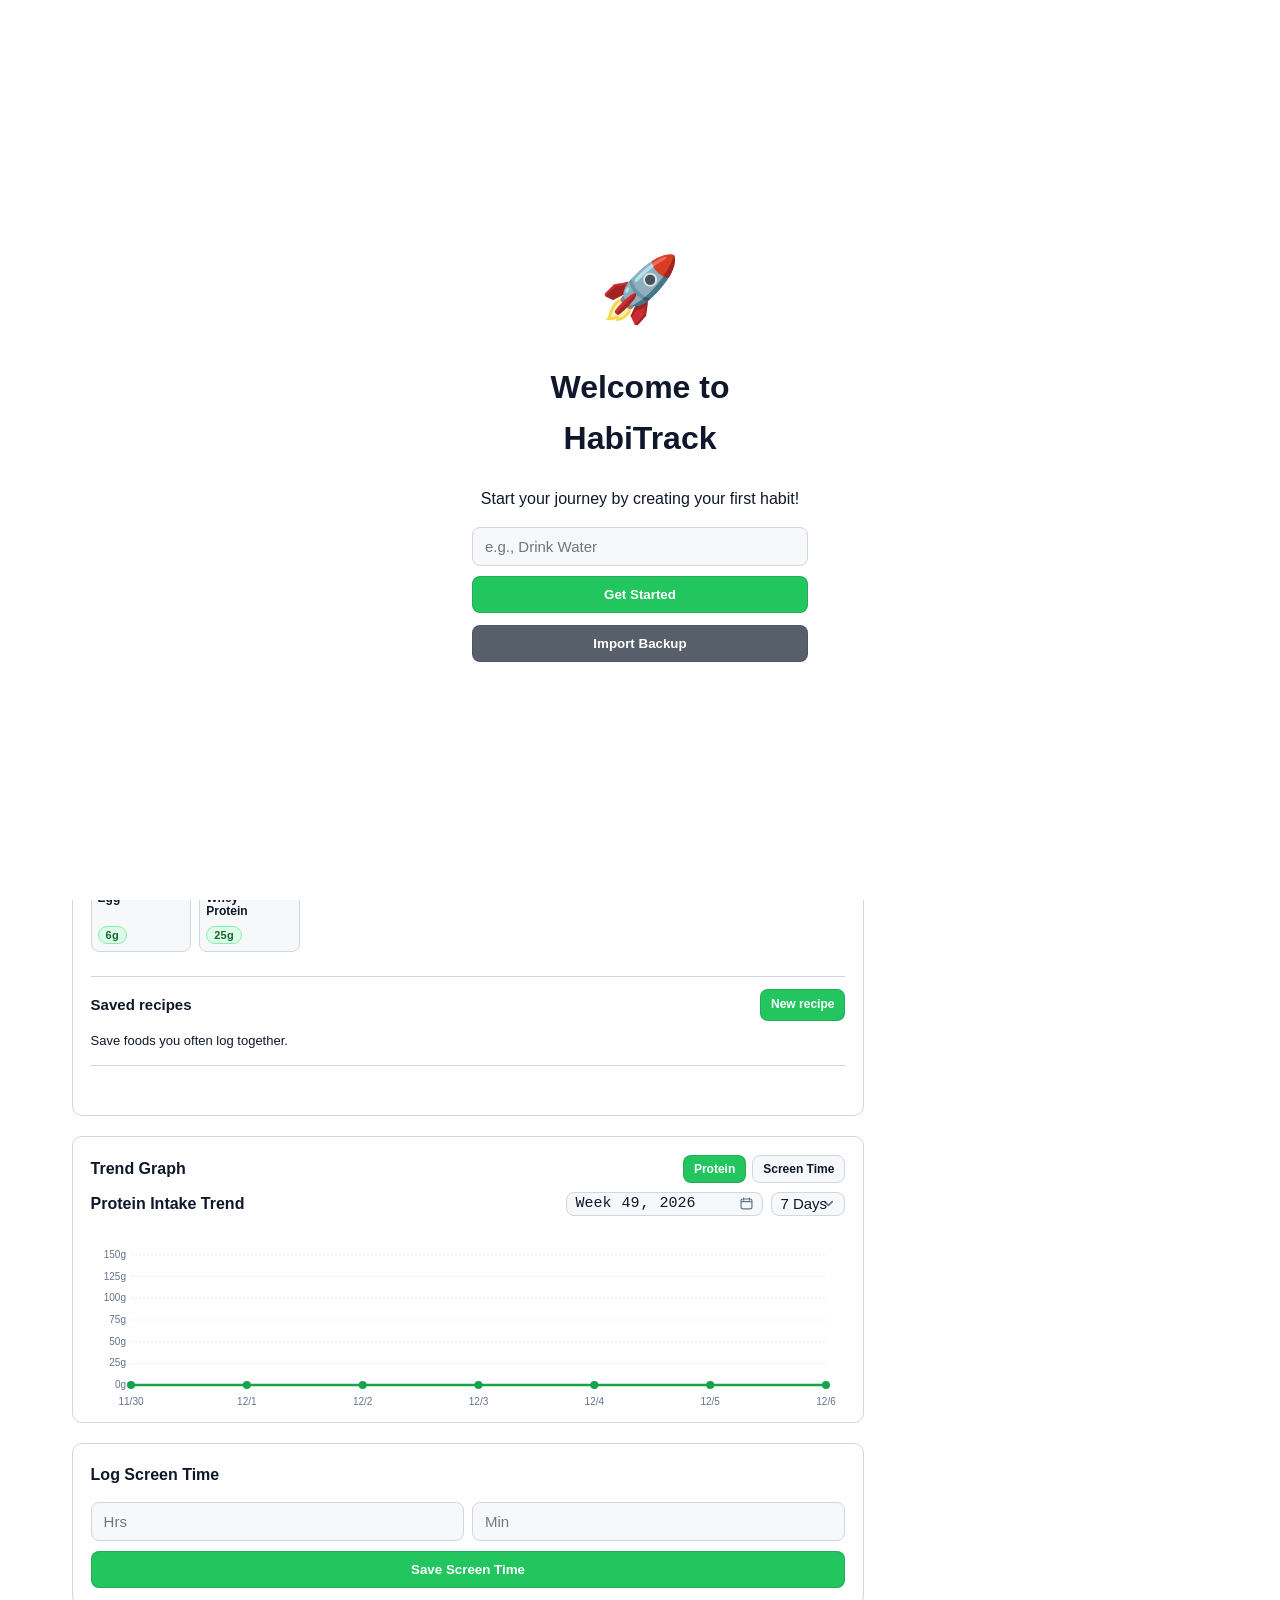
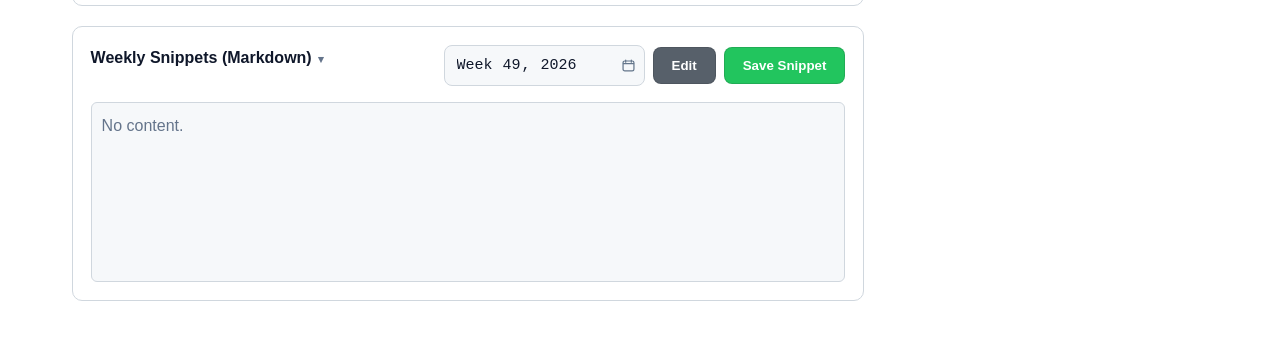
<file: docs/index.html>
<!DOCTYPE html>
<html lang="en">
<head>
    <meta charset="UTF-8">
    <meta name="viewport" content="width=device-width, initial-scale=1, maximum-scale=1, viewport-fit=cover">
    <link rel="manifest" href="manifest.json">
    <meta name="theme-color" content="#0b1220">
    <title>Habit Dashboard PWA</title>
    <link rel="stylesheet" href="style.css?v=10">
    <link rel="apple-touch-icon" href="icon-192.png">
</head>
<body>
<div id="splash-screen" class="splash-overlay hidden">
        <div class="splash-content">
            <div class="splash-icon">&#x1F680;</div>
            <h1>Welcome to HabiTrack</h1>
            <p>Start your journey by creating your first habit!</p>
            <div class="splash-action">
                <input type="text" id="splash-habit-name" placeholder="e.g., Drink Water">
                <button id="splash-create-btn" class="btn-primary">Get Started</button>
            </div>
            <div class="splash-import">
                <input type="file" id="splash-import-file" accept="application/json">
                <button id="splash-import-btn" class="btn-primary" style="background-color: #57606a;">Import Backup</button>
            </div>
        </div>
    </div>

<div class="app-container">
    <section class="insights-container">
        <div class="header-actions-row">
            <div class="summary-title-wrap">
                <button id="performance-range-toggle" class="summary-title-btn" type="button">
                    <span id="performance-title">Weekly</span> Summary
                    <span class="summary-caret">▾</span>
                </button>
                <div id="performance-range-menu" class="summary-menu hidden">
                    <button type="button" class="summary-menu-item" data-range="weekly">Weekly</button>
                    <button type="button" class="summary-menu-item" data-range="last30">Last 30 Days</button>
                    <button type="button" class="summary-menu-item" data-range="calendar">Calendar Month</button>
                    <button type="button" class="summary-menu-item" data-range="yearly">Yearly</button>
                </div>
            </div>
            <div class="header-actions">
                <div id="habit-create-panel" class="header-actions">
                    <input type="text" id="new-habit-name" placeholder="New habit name...">
                    <button type="button" id="create-habit" class="btn-primary">Create Habit</button>
                </div>
                <div class="header-icon-row">
                    <button id="habit-create-toggle" class="icon-toggle" type="button" aria-label="New habit">
                        &#x2795;
                    </button>
                    <button id="theme-toggle" title="Toggle Light/Dark Mode">
                        <span class="sun-icon">&#x2600;&#xFE0F;</span>
                        <span class="moon-icon">&#x1F319;</span>
                    </button>
                    <div class="daily-date-inline">
                        <span id="daily-date-display" class="daily-date-display"></span>
                        <input type="date" id="date" class="daily-date-input">
                    </div>
                    <button id="jump-to-today" class="quick-today-btn" type="button">Today</button>
                </div>
            </div>
        </div>
        <div id="habit-success-rates" class="insights-grid"></div>
    </section>

    <nav class="mobile-tabs" aria-label="Dashboard Sections">
        <button type="button" class="mobile-tab-btn active" data-tab="today">Today</button>
        <button type="button" class="mobile-tab-btn" data-tab="trends">Trends</button>
        <button type="button" class="mobile-tab-btn" data-tab="notes">Notes</button>
        <button type="button" class="mobile-tab-btn" data-tab="data">Data</button>
    </nav>

    <div class="dashboard-grid">
        <div class="left-column">
            <section class="card mobile-tab-section" data-tab-panel="trends">
                <div class="header-actions-row" style="margin-bottom: 0.5rem;">
                    <h2 class="section-title" style="margin:0;">Habit Mastery</h2>
                    <div class="header-actions">
                        <select id="habit-range" class="search-bar" style="width: auto; padding: 2px 8px; height: 24px;">
                            <option value="year">Current Year</option>
                            <option value="last365" selected>Last 365 Days</option>
                            <option value="month">Current Month</option>
                            <option value="week">Current Week</option>
                        </select>
                        <select id="habit-order" class="search-bar" style="width: auto; padding: 2px 8px; height: 24px;">
                            <option value="asc" selected>Oldest → Newest</option>
                            <option value="desc">Newest → Oldest</option>
                        </select>
                    </div>
                </div>
                <nav id="habit-navigation" class="habit-nav"></nav>
                <div id="hidden-habits" class="hidden-habits hidden"></div>
                <div id="habit-grid-container" class="grid-wrapper"></div>
            </section>

            <section class="card mobile-tab-section" data-tab-panel="trends">
                <div class="header-actions-row" style="margin-bottom: 0.5rem;">
                    <h2 class="section-title" style="margin:0;">Protein Activity</h2>
                    <div class="header-actions">
                        <select id="protein-range" class="search-bar" style="width: auto; padding: 2px 8px; height: 24px;">
                            <option value="year">Current Year</option>
                            <option value="last365" selected>Last 365 Days</option>
                            <option value="month">Current Month</option>
                            <option value="week">Current Week</option>
                        </select>
                        <select id="protein-order" class="search-bar" style="width: auto; padding: 2px 8px; height: 24px;">
                            <option value="asc" selected>Oldest → Newest</option>
                            <option value="desc">Newest → Oldest</option>
                        </select>
                    </div>
                </div>
                <div id="graph" class="grid-display"></div>
                <div id="protein-day-readout" class="protein-day-readout">Selected: none</div>
            </section>

            <section class="card protein-card mobile-tab-section" data-tab-panel="today">
                <h2 class="section-title">Protein Intake</h2>
                <div class="protein-status-block">
                    <div class="protein-header">
                        <span class="current-total"><span id="protein-total-amount">0g</span></span>
                        <span class="goal-text">/ 150g goal</span>
                    </div>
                    <div class="protein-meter">
                        <svg class="protein-ring" width="140" height="140" viewBox="0 0 140 140" aria-hidden="true">
                            <defs>
                                <linearGradient id="protein-ring-gradient" x1="0" y1="0" x2="140" y2="140">
                                    <stop offset="0%" stop-color="#22c55e"></stop>
                                    <stop offset="50%" stop-color="#38bdf8"></stop>
                                    <stop offset="100%" stop-color="#a855f7"></stop>
                                </linearGradient>
                            </defs>
                            <circle class="protein-ring-bg" cx="70" cy="70" r="56"></circle>
                            <circle id="protein-ring-progress" class="protein-ring-fg" cx="70" cy="70" r="56"></circle>
                        </svg>
                        <div class="protein-meter-center">
                            <div id="protein-meter-percent" class="protein-meter-percent">0%</div>
                            <div class="protein-meter-label">Goal</div>
                        </div>
                    </div>
                </div>
                <div class="section-divider"></div>
                <div class="food-controls">
                    <input type="text" id="food-search" placeholder="Search/Add food..." class="search-bar">
                    <div id="add-food-form" class="hidden">
                        <input type="number" id="new-food-protein" placeholder="Grams" style="width: 90px;">
                        <button id="save-new-food" class="btn-primary">Add</button>
                    </div>
                </div>
                <div id="food-gallery" class="food-grid"></div>
                <div class="recipe-panel">
                    <div class="recipe-heading"><h3>Saved recipes</h3><button id="recipe-new" type="button" class="btn-primary">New recipe</button></div>
                    <div id="recipe-list"></div>
                    <form id="recipe-form" class="hidden">
                        <label for="recipe-name">Recipe name</label>
                        <input id="recipe-name" type="text" maxlength="80" required placeholder="Protein shake">
                        <div id="recipe-ingredients"></div>
                        <button id="recipe-add" type="button">Add ingredient</button>
                        <button type="submit" class="btn-primary">Save recipe</button>
                        <button id="recipe-cancel" type="button">Cancel</button>
                    </form>
                    <p id="recipe-status" role="status"></p>
                </div>
                <div class="selection-box">
                    <ul id="selected-foods-list"></ul>
                </div>
            </section>

            <section class="card mobile-tab-section" data-tab-panel="trends">
                <div class="header-actions-row" style="margin-bottom: 0.5rem;">
                    <h2 class="section-title" style="margin:0;">Trend Graph</h2>
                    <div class="header-actions trend-chart-tabs">
                        <button type="button" class="btn-primary trend-chart-tab active" data-trend-chart="protein">Protein</button>
                        <button type="button" class="btn-primary trend-chart-tab" data-trend-chart="screen">Screen Time</button>
                    </div>
                </div>
                <div id="trend-chart-panel-protein" class="trend-chart-panel">
                    <div class="header-actions-row" style="margin-bottom: 0.5rem;">
                        <h3 class="section-title" style="margin:0;">Protein Intake Trend</h3>
                        <div class="header-actions">
                            <input type="week" id="protein-trend-week-picker" class="search-bar" style="width: auto; padding: 2px 8px; height: 24px;">
                            <select id="protein-trend-range" class="search-bar" style="width: auto; padding: 2px 8px; height: 24px;">
                                <option value="7" selected>7 Days</option>
                                <option value="14">14 Days</option>
                                <option value="30">30 Days</option>
                            </select>
                        </div>
                    </div>
                    <div id="protein-trend-container" style="height: 180px; width: 100%; padding-top: 10px;">
                        <svg id="protein-trend-svg" style="width:100%; height:100%; overflow: visible;"></svg>
                    </div>
                </div>
                <div id="trend-chart-panel-screen" class="trend-chart-panel hidden">
                    <div class="header-actions-row" style="margin-bottom: 0.5rem;">
                        <h3 class="section-title" style="margin:0;">Screen Time Trend</h3>
                        <div class="header-actions">
                            <input type="week" id="screen-week-picker" class="search-bar" style="width: auto; padding: 2px 8px; height: 24px;">
                            <select id="screen-time-range" class="search-bar" style="width: auto; padding: 2px 8px; height: 24px;">
                                <option value="7" selected>7 Days</option>
                                <option value="14">14 Days</option>
                                <option value="30">30 Days</option>
                            </select>
                        </div>
                    </div>
                    <div id="screen-time-container" style="height: 180px; width: 100%; padding-top: 10px;">
                        <svg id="screen-time-svg" style="width:100%; height:100%; overflow: visible;"></svg>
                    </div>
                </div>
            </section>

            <section class="card mobile-tab-section" data-tab-panel="today">
                <h2 class="section-title">Log Screen Time</h2>
                <div style="display: flex; gap: 8px;">
                    <input type="number" id="screen-hours" placeholder="Hrs" min="0">
                    <input type="number" id="screen-minutes" placeholder="Min" min="0" max="59">
                </div>
                <button type="button" id="save-screen-time" class="btn-success" style="margin-top: 10px;">Save Screen Time</button>
            </section>

            <section class="card mobile-tab-section" data-tab-panel="notes">
                <div class="header-actions-row">
                    <button id="toggle-snippet-collapse" class="summary-title-btn section-title" type="button" aria-label="Toggle weekly snippets">
                        Weekly Snippets (Markdown) <span class="summary-caret">▾</span>
                    </button>
                    <div class="header-actions">
                        <input type="week" id="snippet-week-picker" class="search-bar" style="width: auto;">
                        <button id="toggle-snippet-preview" class="btn-primary" style="background-color: #57606a;">Edit</button>
                        <button id="save-snippet" class="btn-primary">Save Snippet</button>
                    </div>
                </div>
                <div id="snippet-body">
                    <div id="snippet-editor-container" class="hidden">
                        <textarea id="snippet-input" placeholder="How was your week? Use **Markdown** here..." style="width: 100%; height: 180px; padding: 10px; border: 1px solid var(--border); border-radius: 6px; font-family: monospace; resize: vertical;"></textarea>
                    </div>
                    <div id="snippet-preview-container" style="min-height: 180px; padding: 10px; border: 1px solid var(--border); border-radius: 6px; background: var(--subtle-bg); overflow-y: auto;"></div>
                </div>
            </section>
        </div>

        <aside class="right-column">
            <section class="card settings-card mobile-tab-section" data-tab-panel="data">
                <div class="header-actions-row" style="margin-bottom: 0.5rem;">
                    <h2 class="section-title" style="margin:0;">Data Management</h2>
                </div>
                <div>
                    <textarea id="import-json" placeholder="Paste JSON here to import..."></textarea>
                    <input type="file" id="import-file" accept="application/json" style="margin-top: 8px;">
                    <div style="display: flex; gap: 8px; margin-top: 8px;">
                        <button id="import-btn" class="btn-primary" style="flex: 1; margin-top: 0;">Import</button>
                        <button id="export-btn" class="btn-primary" style="flex: 1; margin-top: 0; background-color: #57606a;">Export</button>
                    </div>
                    <section class="sync-panel" aria-labelledby="sync-heading">
                        <div class="sync-heading-row">
                            <h3 id="sync-heading">GitHub sync</h3>
                            <span class="sync-private-badge">Private</span>
                        </div>
                        <p class="sync-description">Send your latest logs to GitHub for ChatGPT to review.</p>
                        <p id="github-sync-status" class="sync-status" role="status" aria-live="polite">Loading sync controls… If this stays visible, reload the app.</p>
                        <div class="sync-action-row">
                            <button id="github-sync-btn" type="button" class="btn-primary" disabled>Sync now</button>
                            <a id="github-sync-link" target="_blank" rel="noopener noreferrer" hidden>View snapshot ↗</a>
                        </div>
                        <details id="github-sync-settings" class="sync-settings">
                            <summary>Connection settings</summary>
                            <div class="sync-settings-body">
                                <div class="sync-field">
                                    <label for="sync-repository">Private repository</label>
                                    <input id="sync-repository" type="text" placeholder="owner/repository" autocomplete="off" spellcheck="false" aria-describedby="sync-repo-help">
                                    <small id="sync-repo-help">Enter the actual name, e.g. socketrusts0z/habitrack-data. An example is not a saved connection.</small>
                                </div>
                                <div class="sync-field">
                                    <label for="sync-token">GitHub token</label>
                                    <input id="sync-token" type="password" autocomplete="off" spellcheck="false" placeholder="Paste your fine-grained token" aria-describedby="sync-token-help">
                                    <small id="sync-token-help">Only this private repository · Contents: read and write</small>
                                    <button id="sync-test" type="button" class="sync-test-button" disabled>Test connection</button>
                                    <p id="sync-token-status" class="sync-token-status" role="status" aria-live="polite">Token not tested.</p>
                                </div>
                                <label class="sync-remember-row"><input id="sync-remember" type="checkbox"><span>Remember token on this device</span></label>
                                <small class="sync-storage-note">Otherwise it lasts until reload or close. Remembering uses browser storage, readable by scripts on this website.</small>
                                <div class="sync-setup-links">
                                    <a href="https://github.com/new" target="_blank" rel="noopener noreferrer">Create private repository ↗</a>
                                    <a href="https://github.com/settings/personal-access-tokens/new" target="_blank" rel="noopener noreferrer">Create token ↗</a>
                                    <button id="sync-forget" type="button" class="sync-text-button">Forget token</button>
                                </div>
                            </div>
                        </details>
                    </section>
                    <div class="section-divider"></div>
                    <button id="clear-all-btn" class="btn-danger-outline" style="width:100%;">Clear All Data</button>
                </div>
            </section>
        </aside>
    </div>
</div>
<div id="toast-container"></div>
<div id="custom-context-menu" class="hidden">
    <div id="set-default-option" class="menu-option" style="color: var(--text-main); border-bottom: 1px solid var(--border);">Set as Default</div>
    <div id="set-icon-option" class="menu-option" style="color: var(--text-main); border-bottom: 1px solid var(--border);">Set Icon</div>
    <div id="hide-option" class="menu-option" style="color: var(--text-main); border-bottom: 1px solid var(--border);">Hide Habit</div>
    <div id="delete-option" class="menu-option">Delete Habit</div>
</div>
<div id="emoji-picker" class="emoji-picker hidden"></div>
<script src="script.js?v=10"></script>
<script src="github-sync.js?v=10"></script>
<script>
if ("serviceWorker" in navigator) {
    window.addEventListener("load", () => {
        navigator.serviceWorker.register("./sw.js").catch(() => {});
    });
}
</script>
</body>
</html>
</file>
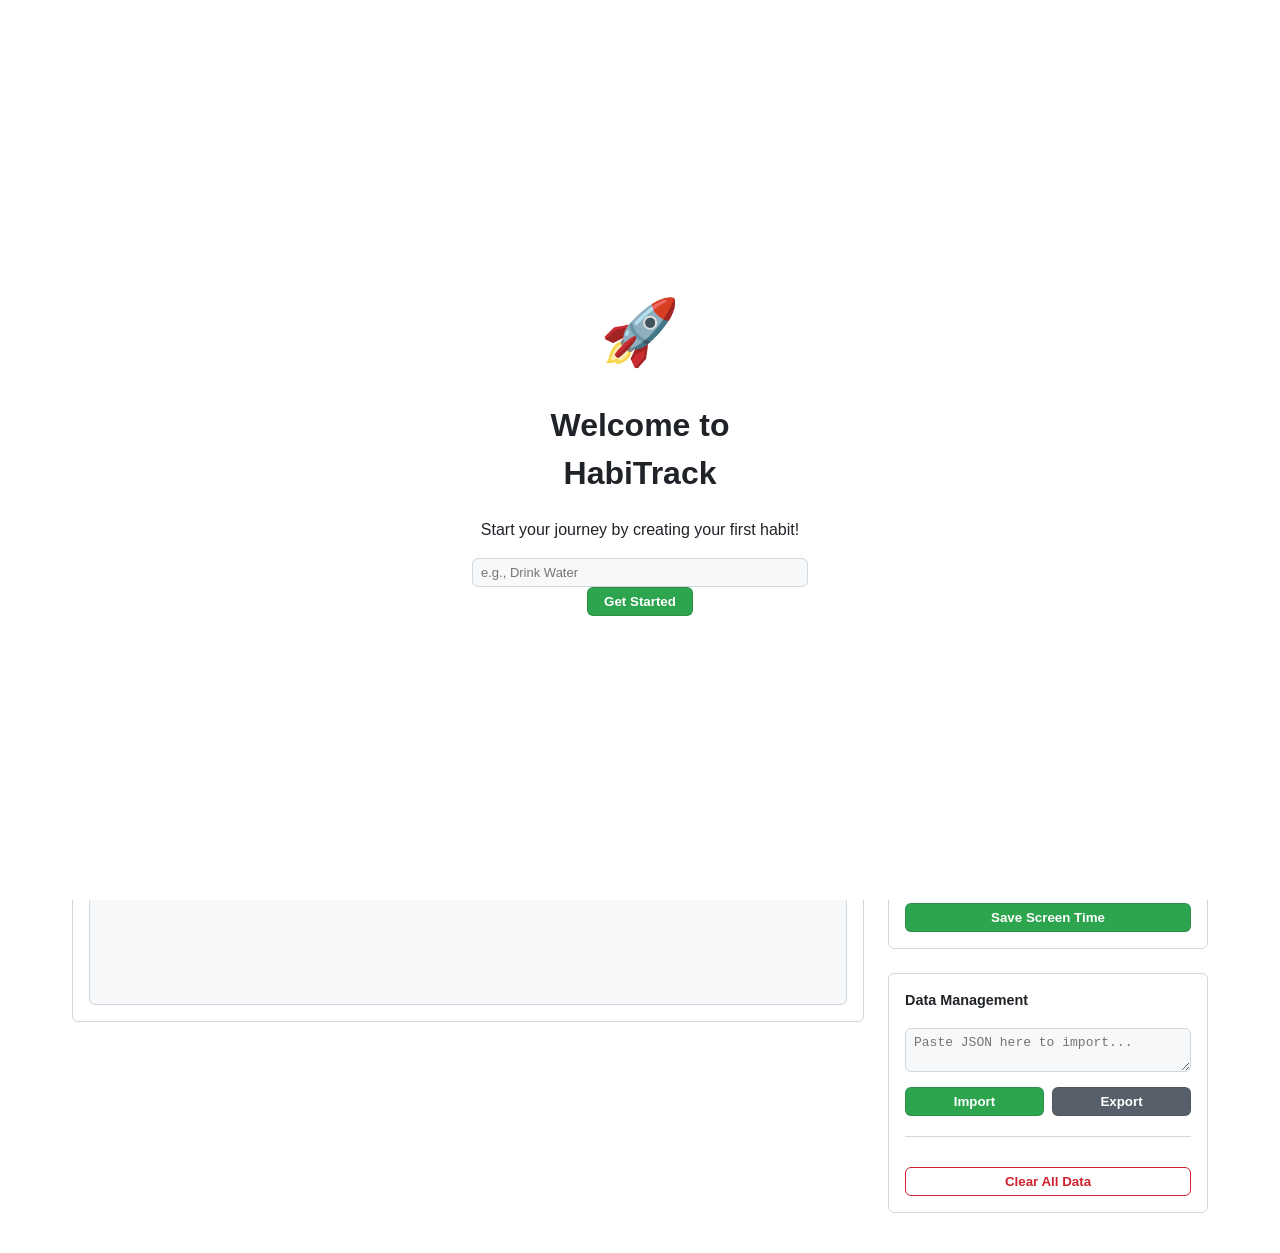
<file: pwa/index.html>
<!DOCTYPE html>
<html lang="en">
<head>
    <meta charset="UTF-8">
    <title>Habit Dashboard</title>
    <link rel="stylesheet" href="style.css">
    <link rel="manifest" href="manifest.json">
    <meta name="theme-color" content="#ffffff">
</head>
<body>
<div id="splash-screen" class="splash-overlay hidden">
    <div class="splash-content">
        <div class="splash-icon">&#x1F680;</div>
        <h1>Welcome to HabiTrack</h1>
        <p>Start your journey by creating your first habit!</p>
        <div class="splash-action">
            <input type="text" id="splash-habit-name" placeholder="e.g., Drink Water">
            <button id="splash-create-btn" class="btn-primary">Get Started</button>
        </div>
    </div>
</div>

<div class="app-container">
    <section class="insights-container">
        <div class="header-actions-row">
            <div class="summary-title-wrap">
                <button id="performance-range-toggle" class="summary-title-btn" type="button">
                    <span id="performance-title">Weekly</span> Summary
                    <span class="summary-caret">▾</span>
                </button>
                <div id="performance-range-menu" class="summary-menu hidden">
                    <button type="button" class="summary-menu-item" data-range="weekly">Weekly</button>
                    <button type="button" class="summary-menu-item" data-range="last30">Last 30 Days</button>
                    <button type="button" class="summary-menu-item" data-range="calendar">Calendar Month</button>
                </div>
            </div>
            <div class="header-actions">
                <input type="text" id="new-habit-name" placeholder="New habit name...">
                <button type="button" id="create-habit" class="btn-primary">Create Habit</button>
                <button type="button" id="share-weekly-card" class="btn-primary" style="background-color: #57606a;">Share Monthly Card</button>
                <div class="theme-toggle-wrapper">
                    <button id="theme-toggle" title="Toggle Light/Dark Mode">
                        <span class="sun-icon">&#x2600;&#xFE0F;</span>
                        <span class="moon-icon">&#x1F319;</span>
                    </button>
                </div>
            </div>
        </div>
        <div id="habit-success-rates" class="insights-grid"></div>
    </section>

    <div class="dashboard-grid">
        <div class="left-column">
            <section class="card">
                <h2 class="section-title">Habit Mastery</h2>
                <nav id="habit-navigation" class="habit-nav"></nav>
                <div id="hidden-habits" class="hidden-habits hidden"></div>
                <div id="habit-grid-container" class="grid-wrapper"></div>
            </section>

            <section class="card">
                <h2 class="section-title">Yearly Protein Activity</h2>
                <div id="graph" class="grid-display"></div>
            </section>

            <section class="card">
                <div class="header-actions-row" style="margin-bottom: 0.5rem;">
                    <h2 class="section-title" style="margin:0;">Screen Time Trend</h2>
                    <div class="header-actions">
                        <input type="week" id="screen-week-picker" class="search-bar" style="width: auto; padding: 2px 8px; height: 24px;">
                        <select id="screen-time-range" class="search-bar" style="width: auto; padding: 2px 8px; height: 24px;">
                            <option value="7">7 Days</option>
                            <option value="14" selected>14 Days</option>
                            <option value="30">30 Days</option>
                        </select>
                    </div>
                </div>
                <div id="screen-time-container" style="height: 180px; width: 100%; padding-top: 10px;">
                    <svg id="screen-time-svg" style="width:100%; height:100%; overflow: visible;"></svg>
                </div>
            </section>

            <section class="card">
                <div class="header-actions-row">
                    <h2 class="section-title">Weekly Snippets (Markdown)</h2>
                    <div class="header-actions">
                        <button id="toggle-snippet-collapse" class="btn-primary" style="background-color: #57606a;">Collapse</button>
                        <input type="week" id="snippet-week-picker" class="search-bar" style="width: auto;">
                        <button id="toggle-snippet-preview" class="btn-primary" style="background-color: #57606a;">Edit</button>
                        <button id="save-snippet" class="btn-primary">Save Snippet</button>
                    </div>
                </div>
                <div id="snippet-body">
                    <div id="snippet-editor-container" class="hidden">
                        <textarea id="snippet-input" placeholder="How was your week? Use **Markdown** here..." style="width: 100%; height: 180px; padding: 10px; border: 1px solid var(--border); border-radius: 6px; font-family: monospace; resize: vertical;"></textarea>
                    </div>
                    <div id="snippet-preview-container" style="min-height: 180px; padding: 10px; border: 1px solid var(--border); border-radius: 6px; background: var(--subtle-bg); overflow-y: auto;"></div>
                </div>
            </section>
        </div>

        <aside class="right-column">
            <section class="card protein-card">
                <h2 class="section-title">Protein Intake</h2>
                <input type="date" id="date" class="input-date">
                <div class="protein-status-block">
                    <div class="protein-header">
                        <span class="current-total"><span id="protein-total-amount">0g</span></span>
                        <span class="goal-text">/ 150g goal</span>
                    </div>
                    <div class="protein-meter">
                        <svg class="protein-ring" width="140" height="140" viewBox="0 0 140 140" aria-hidden="true">
                            <defs>
                                <linearGradient id="protein-ring-gradient" x1="0" y1="0" x2="140" y2="140">
                                    <stop offset="0%" stop-color="#22c55e"></stop>
                                    <stop offset="50%" stop-color="#38bdf8"></stop>
                                    <stop offset="100%" stop-color="#a855f7"></stop>
                                </linearGradient>
                            </defs>
                            <circle class="protein-ring-bg" cx="70" cy="70" r="56"></circle>
                            <circle id="protein-ring-progress" class="protein-ring-fg" cx="70" cy="70" r="56"></circle>
                        </svg>
                        <div class="protein-meter-center">
                            <div id="protein-meter-percent" class="protein-meter-percent">0%</div>
                            <div class="protein-meter-label">Goal</div>
                        </div>
                    </div>
                </div>
                <div class="section-divider"></div>
                <div class="food-controls">
                    <input type="text" id="food-search" placeholder="Search/Add food..." class="search-bar">
                    <div id="add-food-form" class="hidden">
                        <input type="number" id="new-food-protein" placeholder="Grams" style="width: 90px;">
                        <button id="save-new-food" class="btn-primary">Add</button>
                    </div>
                </div>
                <div id="food-gallery" class="food-grid"></div>
                <div class="selection-box">
                    <h3 class="log-title">Log for Selected Date</h3>
                    <ul id="selected-foods-list"></ul>
                    <button type="button" id="submit" class="btn-success">Save Daily Entry</button>
                </div>
            </section>

            <section class="card">
                <h2 class="section-title">Log Screen Time</h2>
                <div style="display: flex; gap: 8px;">
                    <input type="number" id="screen-hours" placeholder="Hrs" min="0">
                    <input type="number" id="screen-minutes" placeholder="Min" min="0" max="59">
                </div>
                <button type="button" id="save-screen-time" class="btn-success" style="margin-top: 10px;">Save Screen Time</button>
            </section>

            <section class="card settings-card">
                <h2 class="section-title">Data Management</h2>
                <textarea id="import-json" placeholder="Paste JSON here to import..."></textarea>
                <div style="display: flex; gap: 8px; margin-top: 8px;">
                    <button id="import-btn" class="btn-primary" style="flex: 1; margin-top: 0;">Import</button>
                    <button id="export-btn" class="btn-primary" style="flex: 1; margin-top: 0; background-color: #57606a;">Export</button>
                </div>
                <div class="section-divider"></div>
                <button id="clear-all-btn" class="btn-danger-outline" style="width:100%;">Clear All Data</button>
            </section>
        </aside>
    </div>
</div>
<div id="toast-container"></div>
<div id="custom-context-menu" class="hidden">
    <div id="set-default-option" class="menu-option" style="color: var(--text-main); border-bottom: 1px solid var(--border);">Set as Default</div>
    <div id="set-icon-option" class="menu-option" style="color: var(--text-main); border-bottom: 1px solid var(--border);">Set Icon</div>
    <div id="hide-option" class="menu-option" style="color: var(--text-main); border-bottom: 1px solid var(--border);">Hide Habit</div>
    <div id="delete-option" class="menu-option">Delete Habit</div>
</div>
<div id="emoji-picker" class="emoji-picker hidden"></div>
<script src="script.js"></script>
<script>
    if ('serviceWorker' in navigator) {
        navigator.serviceWorker.register('sw.js');
    }
</script>
</body>
</html>
</file>
<file: docs/style.css>
:root {
    --primary: #22c55e;
    --primary-hover: #16a34a;
    --bg: #ffffff;
    --subtle-bg: #f6f8fa;
    --text-main: #0f172a;
    --text-muted: #64748b;
    --border: #d0d7de;
    --card-bg: #ffffff;
    --surface: #eef2ff;
    --danger: #cf222e;
    --lvl-0: #ebedf0; --lvl-1: #9be9a8; --lvl-2: #40c463; --lvl-3: #30a14e; --lvl-4: #216e39;
}

[data-theme="dark"] {
    --bg: #0b1220;
    --surface: #0f172a;
    --subtle-bg: #0f172a;
    --text-main: #e2e8f0;
    --text-muted: #94a3b8;
    --border: #1f2a3d;
    --card-bg: #0f172a;
    --lvl-0: #1e293b; --lvl-1: #0e4429; --lvl-2: #006d32; --lvl-3: #26a641; --lvl-4: #39d353;
}

/* THEME TOGGLE STYLES - FIXED OVERLAP */
.theme-toggle-wrapper {
    display: flex;
    align-items: center;
    gap: 8px;
    }
    
#theme-toggle {
    background: var(--subtle-bg);
    border: 1px solid var(--border);
    padding: 0;
    border-radius: 50%;
    cursor: pointer;
    width: 32px; /* Slightly smaller to match button height better */
    height: 32px;
    display: flex;
    align-items: center;
    justify-content: center;
    font-size: 22px;
    line-height: 1;
    transition: all 0.2s;
    }

.icon-toggle {
    background: var(--subtle-bg);
    border: 1px solid var(--border);
    padding: 0;
    border-radius: 50%;
    cursor: pointer;
    width: 32px;
    height: 32px;
    min-width: 32px;
    min-height: 32px;
    display: flex;
    align-items: center;
    justify-content: center;
    font-size: 16px;
    line-height: 1;
    aspect-ratio: 1 / 1;
    transition: all 0.2s;
}
.icon-toggle:hover { border-color: var(--primary); transform: scale(1.05); }
    
    #theme-toggle:hover { border-color: var(--primary); transform: scale(1.05); }
    
    /* Hide sun in light mode, hide moon in dark mode */
    .moon-icon { display: none; }
    [data-theme="dark"] .sun-icon { display: none; }
    [data-theme="dark"] .moon-icon { display: block; }
    
    /* Rest of the CSS remains the same... */
    * { box-sizing: border-box; }
body {
    font-family: "SF Pro Display", "Inter", -apple-system, BlinkMacSystemFont, "Segoe UI", Helvetica, Arial, sans-serif;
    background-color: var(--bg); color: var(--text-main); margin: 0; padding: 0; line-height: 1.6;
    font-size: 16px;
    transition: background-color 0.3s, color 0.3s;
}
.app-container { max-width: 1200px; margin: 0 auto; padding: 1.25rem 2rem; width: 100%; }
.daily-date-inline {
    position: relative;
    display: flex;
    align-items: center;
    justify-content: center;
    min-width: 64px;
    height: 32px;
    padding: 0 8px;
    border-radius: 999px;
    border: 1px solid var(--border);
    background: var(--subtle-bg);
}
.daily-date-display { font-size: 11px; color: var(--text-main); letter-spacing: 0.02em; }
.daily-date-input {
    position: absolute;
    inset: 0;
    width: 100%;
    height: 100%;
    opacity: 0.02;
    border: 0;
    background: transparent;
    color: transparent;
    -webkit-appearance: none;
}
.quick-today-btn {
    border: 1px solid var(--border);
    background: var(--subtle-bg);
    color: var(--text-main);
    border-radius: 999px;
    height: 32px;
    padding: 0 12px;
    font-size: 12px;
    font-weight: 700;
    cursor: pointer;
}
.quick-today-btn:hover { border-color: var(--primary); }
.header-actions-row { display: flex; justify-content: space-between; align-items: center; margin-bottom: 1rem; }
.header-actions { display: flex; gap: 8px; align-items: center; }
.header-icon-row { display: flex; align-items: center; gap: 8px; }
.summary-title-wrap { position: relative; display: inline-flex; align-items: center; }
.summary-title-btn { background: transparent; border: none; padding: 0; font-size: 0.9rem; font-weight: 600; color: var(--text-main); cursor: pointer; display: inline-flex; align-items: center; gap: 6px; }
.summary-caret { font-size: 0.7rem; color: var(--text-muted); margin-top: 2px; }
.summary-menu { position: absolute; top: 28px; left: 0; background: var(--card-bg); border: 1px solid var(--border); border-radius: 8px; padding: 6px; min-width: 160px; box-shadow: 0 10px 30px rgba(0,0,0,0.08); z-index: 1000; }
.summary-menu-item { width: 100%; text-align: left; padding: 8px 10px; border: none; background: transparent; font-size: 13px; color: var(--text-main); border-radius: 6px; cursor: pointer; }
.summary-menu-item:hover { background: var(--subtle-bg); }
    .habit-create-hidden { display: none; }
    .insights-container { margin-bottom: 0.5rem; }
.insights-grid { display: grid; grid-template-columns: repeat(auto-fill, minmax(160px, 1fr)); gap: 12px; }
    
    .stat-card { background: var(--card-bg); border: 1px solid var(--border); border-radius: 6px; padding: 12px; display: flex; flex-direction: column; min-width: 160px; }
    .stat-label { font-size: 11px; color: var(--text-muted); text-transform: uppercase; font-weight: 600; margin-bottom: 2px; word-break: break-word; }
.stat-main { display: flex; align-items: baseline; gap: 8px; min-width: 0; flex-wrap: wrap; }
.stat-value { font-size: 20px; font-weight: 700; color: var(--text-main); }
    .stat-streak { font-size: 14px; font-weight: 600; color: var(--primary); }
    .stat-pb { font-size: 11px; color: var(--text-muted); margin-top: 2px; font-weight: 500; }
    
.dashboard-grid { display: grid; grid-template-columns: 1fr 320px; gap: 1.5rem; margin-top: 0; min-width: 0; }
.mobile-tabs { display: none; }
.mobile-tab-hidden { display: none !important; }
.mobile-tab-btn {
    border: 1px solid var(--border);
    background: var(--card-bg);
    color: var(--text-muted);
    border-radius: 999px;
    padding: 8px 12px;
    font-size: 13px;
    font-weight: 600;
    cursor: pointer;
}
.mobile-tab-btn.active {
    background: var(--primary);
    border-color: var(--primary);
    color: #ffffff;
}
.stat-card.habit-toggle-card { cursor: pointer; }
.stat-card.habit-toggle-card:hover { border-color: var(--primary); }
.stat-card.habit-toggle-card.habit-toggle-done {
    border-color: var(--primary);
    box-shadow: inset 0 0 0 1px var(--primary);
}
.stat-label-row { display: flex; align-items: center; justify-content: space-between; gap: 8px; }
.stat-label-actions { display: inline-flex; align-items: center; gap: 6px; }
.stat-menu-btn {
    border: 1px solid var(--border);
    background: var(--subtle-bg);
    color: var(--text-main);
    border-radius: 8px;
    width: 22px;
    height: 22px;
    font-size: 14px;
    line-height: 1;
    display: inline-flex;
    align-items: center;
    justify-content: center;
    cursor: pointer;
    padding: 0;
}
.stat-menu-btn:active { transform: scale(0.96); }
.stat-status-dot {
    width: 16px;
    height: 16px;
    border-radius: 50%;
    border: 1px solid var(--border);
    display: inline-flex;
    align-items: center;
    justify-content: center;
    color: transparent;
    background: transparent;
    font-size: 11px;
    line-height: 1;
    flex: 0 0 auto;
}
.stat-status-dot.done {
    border-color: var(--primary);
    background: var(--primary);
    color: #ffffff;
}
.card { background: var(--card-bg); border: 1px solid var(--border); border-radius: 10px; padding: 1.1rem; margin-bottom: 1.25rem; min-width: 0; }
.section-title { font-size: 1rem; font-weight: 700; margin-top: 0; margin-bottom: 0.9rem; }
.trend-chart-tabs { display: inline-flex; flex-direction: row; gap: 6px; flex-wrap: nowrap; align-items: center; }
.trend-chart-tab.btn-primary { padding: 6px 10px; font-size: 12px; line-height: 1.2; min-width: 0; }
.trend-chart-tab:not(.active) { background: var(--subtle-bg); color: var(--text-main); border-color: var(--border); }
.trend-chart-panel { min-width: 0; }
    
    .grid-display, .habit-grid-instance { display: flex; flex-wrap: wrap; gap: 3px; user-select: none; max-width: 100%; min-width: 0; }
    .graph-day, .habit-day { width: 11px; height: 11px; border-radius: 2px; background-color: var(--lvl-0); cursor: pointer; outline: 1px solid rgba(27, 31, 35, 0.04); transition: transform 140ms ease, box-shadow 140ms ease, filter 140ms ease; transform-origin: center; will-change: transform; }
    .grid-tap { transform: scale(0.85) !important; box-shadow: 0 4px 10px rgba(15, 23, 42, 0.25); filter: brightness(1.08); }
    .graph-day:active, .habit-day:active { transform: scale(0.85); box-shadow: 0 4px 10px rgba(15, 23, 42, 0.25); filter: brightness(1.08); }
    .level-1 { background-color: var(--lvl-1); } .level-2 { background-color: var(--lvl-2); }
    .level-3 { background-color: var(--lvl-3); } .level-4 { background-color: var(--lvl-4); }
    .protein-day-readout { margin-top: 8px; font-size: 12px; color: var(--text-muted); }
    
.habit-nav { display: flex; gap: 8px; margin-bottom: 1rem; border-bottom: 1px solid var(--border); padding-bottom: 8px; min-width: 0; flex-wrap: wrap; -webkit-user-select: none; user-select: none; -webkit-touch-callout: none; }
.habit-nav-item { padding: 6px 8px; border-radius: 8px; font-size: 13px; cursor: pointer; color: var(--text-muted); max-width: 240px; overflow: hidden; text-overflow: ellipsis; white-space: nowrap; -webkit-user-select: none; user-select: none; -webkit-touch-callout: none; display: inline-flex; align-items: center; gap: 6px; touch-action: manipulation; }
.habit-label { display: inline-flex; align-items: center; gap: 6px; overflow: hidden; }
.habit-menu-btn { border: 1px solid var(--border); background: var(--subtle-bg); color: var(--text-main); border-radius: 8px; width: 28px; height: 28px; font-size: 16px; line-height: 1; display: inline-flex; align-items: center; justify-content: center; cursor: pointer; }
.habit-menu-btn:active { transform: scale(0.96); }
.habit-nav-item .habit-name { overflow: hidden; text-overflow: ellipsis; white-space: nowrap; display: inline-block; max-width: 170px; vertical-align: bottom; }
.habit-nav-item * { -webkit-user-select: none; user-select: none; }
.habit-nav-item.active { background: var(--subtle-bg); color: var(--text-main); font-weight: 600; }
.hidden-habits { display: flex; gap: 6px; flex-wrap: wrap; margin: -6px 0 10px; font-size: 12px; color: var(--text-muted); }
.hidden-habit-pill { padding: 2px 8px; border-radius: 999px; border: 1px dashed var(--border); background: var(--subtle-bg); cursor: pointer; max-width: 180px; overflow: hidden; text-overflow: ellipsis; white-space: nowrap; }
.hidden-habit-pill:hover { color: var(--text-main); border-color: var(--primary); }
    
.protein-status-block { margin-top: 1.25rem; margin-bottom: 1rem; }
.protein-header { display: flex; align-items: baseline; gap: 4px; }
#protein-total-amount { font-weight: 700; font-size: 24px; }
.goal-text { font-size: 14px; color: var(--text-muted); }
.protein-meter { margin-top: 12px; width: 100%; display: flex; justify-content: center; align-items: center; position: relative; }
.protein-ring { display: block; transform: rotate(-90deg); }
.protein-ring-bg { fill: none; stroke: #e2e8f0; stroke-width: 12; }
.protein-ring-fg { fill: none; stroke: url(#protein-ring-gradient); stroke-width: 12; stroke-linecap: round; stroke-dasharray: 352; stroke-dashoffset: 352; transition: stroke-dashoffset 0.5s ease; }
.protein-meter-center { position: absolute; left: 50%; top: 50%; transform: translate(-50%, -50%); display: flex; flex-direction: column; align-items: center; justify-content: center; width: 90px; height: 90px; border-radius: 50%; background: var(--card-bg); border: 1px solid var(--border); }
.protein-meter-percent { font-size: 20px; font-weight: 700; color: var(--text-main); }
.protein-meter-label { font-size: 11px; color: var(--text-muted); text-transform: uppercase; letter-spacing: 0.04em; }
    
    .section-divider { height: 1px; background-color: var(--border); margin: 1.25rem 0; }
.food-controls { margin-bottom: 1.25rem; display: flex; flex-direction: column; gap: 8px; }
.search-bar { width: 100%; padding: 10px 12px; border: 1px solid var(--border); border-radius: 8px; background: var(--subtle-bg); font-size: 15px; color: var(--text-main); }
select.search-bar {
    -webkit-appearance: none;
    appearance: none;
    padding-right: 30px;
    background-image: url("data:image/svg+xml,%3Csvg xmlns='http://www.w3.org/2000/svg' viewBox='0 0 16 16'%3E%3Cpath d='M4 6l4 4 4-4' fill='none' stroke='%2364768b' stroke-width='1.8' stroke-linecap='round' stroke-linejoin='round'/%3E%3C/svg%3E");
    background-repeat: no-repeat;
    background-position: right 8px center;
    background-size: 15px;
}
[data-theme="dark"] select.search-bar {
    background-image: url("data:image/svg+xml,%3Csvg xmlns='http://www.w3.org/2000/svg' viewBox='0 0 16 16'%3E%3Cpath d='M4 6l4 4 4-4' fill='none' stroke='%23e2e8f0' stroke-width='1.8' stroke-linecap='round' stroke-linejoin='round'/%3E%3C/svg%3E");
}
input[type="date"].search-bar,
input[type="week"].search-bar {
    color-scheme: light;
}
input[type="week"].search-bar {
    -webkit-appearance: none;
    appearance: none;
    padding-right: 28px;
    background-image: url("data:image/svg+xml,%3Csvg xmlns='http://www.w3.org/2000/svg' viewBox='0 0 16 16'%3E%3Crect x='2.2' y='3.2' width='11.6' height='10.6' rx='1.8' ry='1.8' fill='none' stroke='%2364768b' stroke-width='1.3'/%3E%3Cpath d='M5 2.2v2.2M11 2.2v2.2M2.6 6h10.8' fill='none' stroke='%2364768b' stroke-width='1.3' stroke-linecap='round'/%3E%3C/svg%3E");
    background-repeat: no-repeat;
    background-position: right 8px center;
    background-size: 12px;
}
input[type="date"].search-bar::-webkit-calendar-picker-indicator,
input[type="week"].search-bar::-webkit-calendar-picker-indicator {
    opacity: 0 !important;
    cursor: pointer;
}
[data-theme="dark"] input[type="date"].search-bar,
[data-theme="dark"] input[type="week"].search-bar {
    color-scheme: dark;
}
[data-theme="dark"] input[type="week"].search-bar {
    background-image: url("data:image/svg+xml,%3Csvg xmlns='http://www.w3.org/2000/svg' viewBox='0 0 16 16'%3E%3Crect x='2.2' y='3.2' width='11.6' height='10.6' rx='1.8' ry='1.8' fill='none' stroke='%23e2e8f0' stroke-width='1.3'/%3E%3Cpath d='M5 2.2v2.2M11 2.2v2.2M2.6 6h10.8' fill='none' stroke='%23e2e8f0' stroke-width='1.3' stroke-linecap='round'/%3E%3C/svg%3E");
}
[data-theme="dark"] input[type="date"].search-bar::-webkit-calendar-picker-indicator,
[data-theme="dark"] input[type="week"].search-bar::-webkit-calendar-picker-indicator {
    filter: none !important;
    opacity: 0 !important;
}
[data-theme="dark"] #screen-week-picker::-webkit-calendar-picker-indicator,
[data-theme="dark"] #protein-trend-week-picker::-webkit-calendar-picker-indicator,
[data-theme="dark"] #snippet-week-picker::-webkit-calendar-picker-indicator {
    filter: none !important;
    opacity: 0 !important;
}
#screen-week-picker.search-bar,
#protein-trend-week-picker.search-bar,
#snippet-week-picker.search-bar {
    padding-right: 28px !important;
    background-repeat: no-repeat !important;
    background-position: right 8px center !important;
    background-size: 15px !important;
}
[data-theme="dark"] #screen-week-picker.search-bar,
[data-theme="dark"] #protein-trend-week-picker.search-bar,
[data-theme="dark"] #snippet-week-picker.search-bar {
    background-image: url("data:image/svg+xml,%3Csvg xmlns='http://www.w3.org/2000/svg' viewBox='0 0 16 16'%3E%3Crect x='2.2' y='3.2' width='11.6' height='10.6' rx='1.8' ry='1.8' fill='none' stroke='%23e2e8f0' stroke-width='1.3'/%3E%3Cpath d='M5 2.2v2.2M11 2.2v2.2M2.6 6h10.8' fill='none' stroke='%23e2e8f0' stroke-width='1.3' stroke-linecap='round'/%3E%3C/svg%3E") !important;
}
    
.food-grid { display: flex; flex-direction: column; gap: 12px; margin-bottom: 1.5rem; max-height: 280px; overflow-y: auto; min-width: 0; padding-right: 2px; }
.food-section { display: flex; flex-direction: column; gap: 8px; }
.food-section-title { font-size: 11px; text-transform: uppercase; letter-spacing: 0.06em; color: var(--text-muted); font-weight: 700; }
.food-grid-inner { display: grid; grid-template-columns: repeat(auto-fill, minmax(92px, 1fr)); gap: 8px; }
.food-grid-quick { grid-template-columns: repeat(auto-fill, minmax(80px, 1fr)); }
.food-box { background: var(--subtle-bg); border: 1px solid var(--border); padding: 8px 6px 7px; border-radius: 8px; font-size: 12px; cursor: pointer; min-height: 66px; display: flex; align-items: flex-start; justify-content: space-between; flex-direction: column; gap: 6px; line-height: 1.15; position: relative; text-align: left; }
    .food-box:hover { border-color: var(--primary); }
    .food-name { font-weight: 600; color: var(--text-main); max-width: 100%; overflow: hidden; text-overflow: ellipsis; display: -webkit-box; -webkit-box-orient: vertical; -webkit-line-clamp: 2; min-height: 28px; word-break: break-word; padding-right: 18px; }
    .food-grid-quick .food-name { padding-right: 0; }
    .food-protein-badge { font-weight: 700; font-size: 11px; letter-spacing: 0.2px; color: #166534; background: #dcfce7; border: 1px solid #86efac; border-radius: 999px; padding: 2px 7px; align-self: flex-start; max-width: 100%; white-space: nowrap; }
    .food-box .delete-food-btn { position: absolute; top: 4px; right: 6px; font-size: 12px; color: var(--text-muted); opacity: 0.6; line-height: 1; }
    .food-box:hover .delete-food-btn { opacity: 1; }
    
    .selection-box { background: transparent; border-top: 1px solid var(--border); padding-top: 1rem; }
    #selected-foods-list { list-style: none; padding: 0; margin: 0 0 1rem 0; }
    #selected-foods-list li { display: flex; justify-content: space-between; align-items: center; flex-wrap: nowrap; gap: 8px; padding: 6px 0; border-bottom: 1px dashed var(--border); font-size: 13px; }
    #selected-foods-list li:last-child { border-bottom: 0; }
    .selected-food-label { min-width: 0; flex: 1 1 auto; white-space: nowrap; overflow: hidden; text-overflow: ellipsis; }
    .selected-food-controls { display: inline-flex; align-items: center; gap: 4px; margin-left: auto; flex: 0 0 auto; }
    .selected-food-step { width: 18px; height: 18px; padding: 0; border: 1px solid var(--border); border-radius: 999px; background: var(--subtle-bg); color: var(--text-main); font-size: 12px; line-height: 1; cursor: pointer; }
    .selected-food-step:hover { border-color: var(--primary); }
    .selected-food-serving-value { min-width: 22px; text-align: center; font-size: 11px; font-weight: 600; color: var(--text-main); }
    .selected-food-remove { width: 18px; height: 18px; padding: 0; border: 1px solid var(--border); border-radius: 999px; background: var(--subtle-bg); color: var(--danger); cursor: pointer; font-weight: 700; font-size: 12px; line-height: 1; margin-left: 2px; display: inline-flex; align-items: center; justify-content: center; flex: 0 0 auto; }
    .selected-food-remove:hover { border-color: var(--danger); }
    
input[type="text"], input[type="date"], input[type="number"], textarea {
    padding: 10px 12px; border: 1px solid var(--border); border-radius: 8px;
    background: var(--subtle-bg); font-size: 15px; width: 100%; color: var(--text-main);
    }
.input-date { width: calc(100% - 8px); max-width: calc(100% - 8px); min-width: 0; display: block; margin: 0 4px; box-sizing: border-box; -webkit-appearance: none; appearance: none; }
.protein-card { overflow: hidden; }
.btn-primary, .btn-success { background: var(--primary); color: white; border: 1px solid rgba(27,31,35,0.15); padding: 10px 18px; border-radius: 8px; font-weight: 700; cursor: pointer; }
    .btn-success { width: 100%; }
    
#toast-container { position: fixed; bottom: 20px; right: 20px; z-index: 9999; }
.toast { background: #24292f; color: white; padding: 12px 18px; border-radius: 8px; font-size: 14px; margin-top: 8px; animation: slideIn 0.3s ease; }
    @keyframes slideIn { from { transform: translateX(100%); } to { transform: translateX(0); } }
    
#custom-context-menu { position: absolute; background: var(--card-bg); border: 1px solid var(--border); border-radius: 6px; padding: 4px; z-index: 10000; }
.menu-option { padding: 8px 16px; font-size: 13px; color: var(--danger); cursor: pointer; font-weight: 600; }
.emoji-picker { position: absolute; background: var(--card-bg); border: 1px solid var(--border); border-radius: 10px; padding: 8px; z-index: 10001; display: grid; grid-template-columns: repeat(6, 36px); gap: 6px; box-shadow: 0 12px 30px rgba(0,0,0,0.12); }
.emoji-picker button { width: 36px; height: 36px; border-radius: 8px; border: 1px solid transparent; background: var(--subtle-bg); font-size: 18px; cursor: pointer; }
.emoji-picker button:hover { border-color: var(--primary); background: #ffffff; }
.emoji-picker-custom { grid-column: 1 / -1; display: flex; gap: 6px; margin-top: 4px; }
.emoji-picker-custom input { flex: 1; padding: 6px 8px; border: 1px solid var(--border); border-radius: 6px; background: var(--subtle-bg); font-size: 14px; }
.emoji-picker-custom button { width: auto; padding: 0 10px; font-size: 12px; font-weight: 600; }
.habit-emoji { margin-right: 6px; }
    .btn-danger-outline { background: transparent; color: var(--danger); border: 1px solid var(--danger); padding: 6px 16px; border-radius: 6px; font-weight: 600; cursor: pointer; margin-top: 10px; width: 100%; }
    .hidden { display: none !important; }
    
    .splash-overlay { position: fixed; top: 0; left: 0; width: 100%; height: 100%; background: var(--bg); z-index: 20000; display: flex; justify-content: center; align-items: center; text-align: center; }
    .splash-content { max-width: 400px; padding: 2rem; }
    .splash-action { display: flex; flex-direction: column; gap: 10px; align-items: stretch; }
    .splash-import { display: flex; flex-direction: column; gap: 10px; margin-top: 12px; }
    .splash-import input[type="file"] { display: none; }
    .panel-hidden { display: none; }
    .splash-icon { font-size: 64px; margin-bottom: 1rem; }
    
#snippet-preview-container h1,
#snippet-preview-container h2,
#snippet-preview-container h3 { margin-top: 0.8rem; margin-bottom: 0.2rem; color: var(--text-main); }
#snippet-preview-container p, #snippet-preview-container span { margin: 0; display: inline; color: var(--text-main); }
#snippet-preview-container li { margin-left: 20px; list-style-type: disc; margin-bottom: 0.1rem; color: var(--text-main); }
#snippet-preview-container br { content: ""; display: block; margin-bottom: 0.2rem; }
.collapsed { display: none !important; }

@media (max-width: 980px) {
    .app-container { padding: 1rem; }
    .mobile-tabs {
        display: flex;
        gap: 8px;
        overflow-x: auto;
        padding: 2px 0 10px;
        margin-bottom: 0.35rem;
        -webkit-overflow-scrolling: touch;
    }
    .mobile-tab-btn {
        flex: 0 0 auto;
        min-width: 72px;
    }
    .dashboard-grid { grid-template-columns: 1fr; }
    .right-column { order: 1; }
    .header-actions-row { flex-direction: column; align-items: flex-start; gap: 10px; }
    .header-actions { flex-wrap: wrap; }
    .habit-nav { padding-bottom: 6px; }
    .habit-nav-item { white-space: nowrap; }
}

@media (max-width: 600px) {
    body { font-size: 17px; }
    .app-container { padding: 0.75rem; }
    .card { padding: 1rem; border-radius: 14px; }
    .section-title { font-size: 1.1rem; }
    .header-actions-row { gap: 12px; position: relative; }
    .header-actions { width: 100%; flex-direction: column; align-items: stretch; }
    .header-actions > * { width: 100%; }
    .header-actions.trend-chart-tabs { width: 100%; flex-direction: row; flex-wrap: nowrap; align-items: center; }
    .header-actions.trend-chart-tabs .trend-chart-tab.btn-primary { width: 50%; }
    .summary-title-btn { font-size: 1.05rem; }
    .summary-caret { font-size: 0.9rem; }
    .insights-grid { grid-template-columns: repeat(2, minmax(0, 1fr)); gap: 10px; }
    .stat-card { padding: 12px; }
    .stat-label { font-size: 12px; }
    .stat-value { font-size: 22px; }
    .stat-streak { font-size: 13px; }
    .stat-pb { font-size: 12px; }
    .food-grid { max-height: 240px; }
    .food-grid-inner { grid-template-columns: repeat(auto-fill, minmax(82px, 1fr)); }
    .food-grid-quick { grid-template-columns: repeat(auto-fill, minmax(72px, 1fr)); }
    .protein-meter { transform: scale(0.95); }
    .grid-display, .habit-grid-instance { gap: 3px; }
    .graph-day, .habit-day { width: 12px; height: 12px; }
    .summary-menu { min-width: 190px; }
    .btn-primary, .btn-success { padding: 12px 16px; font-size: 15px; }
    input[type="text"], input[type="date"], input[type="number"], textarea { font-size: 16px; }
    .habit-nav { gap: 6px; padding-bottom: 4px; }
    .habit-nav-item { padding: 10px 12px; font-size: 14px; max-width: 180px; }
    .habit-nav-item .habit-name { max-width: 140px; }
    #theme-toggle { width: 44px; height: 44px; font-size: 22px; }
    .icon-toggle { width: 44px; height: 44px; min-width: 44px; min-height: 44px; font-size: 22px; }
    .daily-date-inline { height: 44px; min-width: 76px; }
    .daily-date-display { font-size: 12px; }
    .quick-today-btn { height: 44px; font-size: 13px; padding: 0 14px; }
    .sun-icon, .moon-icon { font-size: 22px; line-height: 1; display: inline-block; }
    .moon-icon { display: none; }
    [data-theme="dark"] .sun-icon { display: none; }
    [data-theme="dark"] .moon-icon { display: inline-block; }
    #custom-context-menu { font-size: 14px; }
    .settings-card .section-divider { margin: 1rem 0; }
    .settings-card [style*="display: flex"] { flex-direction: column !important; }
    .settings-card [style*="display: flex"] > * { width: 100% !important; }
    #habit-create-panel { margin-top: 8px; }
    .header-icon-row { justify-content: flex-end; width: 100%; }
}

/* GitHub sync shares the dashboard's surfaces, spacing and theme tokens. */
.sync-panel { margin-top: 18px; padding-top: 18px; border-top: 1px solid var(--border); }
.sync-heading-row { display: flex; align-items: center; justify-content: space-between; gap: 10px; }
.sync-heading-row h3 { margin: 0; font-size: 15px; font-weight: 700; color: var(--text-main); }
.sync-private-badge { font-size: 10px; font-weight: 700; padding: 3px 7px; border-radius: 20px; border: 1px solid var(--border); color: var(--text-muted); }
.sync-description, .sync-status { font-size: 12px; line-height: 1.5; }
.sync-description { color: var(--text-muted); margin: 7px 0 12px; }
.sync-status { margin: 0 0 12px; padding: 10px 12px; border: 1px solid var(--border); border-radius: 8px; background: var(--subtle-bg); color: var(--text-muted); overflow-wrap: anywhere; }
.sync-status[data-state="error"] { color: var(--danger); border-color: var(--danger); }
.sync-status[data-state="success"] { color: var(--text-main); border-color: var(--primary); }
.sync-action-row { display: flex; align-items: center; gap: 12px; flex-wrap: wrap; }
.sync-action-row .btn-primary { flex: 1; margin: 0; min-height: 40px; }
.sync-action-row .btn-primary:disabled { opacity: .65; cursor: wait; }
.sync-panel a { color: var(--text-main); font-size: 12px; text-underline-offset: 3px; }
.sync-panel a:hover { color: var(--primary); }
.sync-panel [hidden] { display: none !important; }
.sync-settings { margin-top: 14px; border-top: 1px solid var(--border); padding-top: 12px; }
.sync-settings summary { color: var(--text-muted); font-size: 12px; font-weight: 600; cursor: pointer; }
.sync-settings-body { display: grid; gap: 14px; padding-top: 14px; }
.sync-field { display: grid; gap: 6px; }
.sync-field label { color: var(--text-main); font-size: 12px; font-weight: 600; }
.sync-field input[type="text"], .sync-field input[type="password"] { width: 100%; min-width: 0; box-sizing: border-box; background: var(--subtle-bg); color: var(--text-main); border: 1px solid var(--border); border-radius: 8px; padding: 10px 12px; font-family: inherit; font-size: 14px; }
.sync-field input:focus-visible { outline: 2px solid var(--primary); outline-offset: 2px; }
.sync-field small, .sync-storage-note { font-size: 11px; color: var(--text-muted); line-height: 1.5; }
.sync-remember-row { display: flex; align-items: flex-start; gap: 8px; color: var(--text-main); font-size: 12px; line-height: 1.5; cursor: pointer; }
.sync-remember-row input { margin: 3px 0 0; accent-color: var(--primary); flex-shrink: 0; }
.sync-storage-note { margin-top: -8px; }
.sync-setup-links { display: flex; align-items: center; flex-wrap: wrap; gap: 10px 14px; }
.sync-text-button { border: 0; padding: 0; color: var(--text-muted); background: none; font: inherit; font-size: 12px; cursor: pointer; text-decoration: underline; text-underline-offset: 3px; }
@media (max-width: 768px) { .sync-field input[type="text"], .sync-field input[type="password"] { font-size: 16px; } }

.sync-test-button { justify-self: start; padding: 7px 11px; border: 1px solid var(--border); border-radius: 7px; background: var(--subtle-bg); color: var(--text-main); font: inherit; font-size: 12px; font-weight: 600; cursor: pointer; }
.sync-test-button:disabled { opacity: .65; cursor: wait; }
.sync-token-status { margin: 0; font-size: 12px; line-height: 1.5; color: var(--text-muted); overflow-wrap: anywhere; }
.sync-token-status[data-state="success"] { color: var(--primary); }
.sync-token-status[data-state="error"] { color: var(--danger); }

.recipe-panel { margin-top: 16px; border-top: 1px solid var(--border); padding-top: 12px; }
.recipe-heading, .recipe-row { display: flex; align-items: center; flex-wrap: wrap; gap: 8px; }
.recipe-heading { justify-content: space-between; }
.recipe-heading h3 { font-size: 15px; margin: 0; }
#recipe-list, #recipe-form { margin-top: 10px; }
#recipe-form { background: var(--subtle-bg); border-radius: 8px; padding: 12px; }
#recipe-form input { box-sizing: border-box; }
.recipe-row { margin: 8px 0; }
.recipe-row strong, .recipe-row select { flex: 1; min-width: 100px; }
.recipe-row input[type="number"] { width: 80px; }
.recipe-panel button:not(.btn-primary), .recipe-row select { background: var(--card-bg); color: var(--text-main); border: 1px solid var(--border); border-radius: 8px; padding: 8px; }
#recipe-status, #recipe-list { font-size: 13px; }

/* Compact recipe cards and grouped ingredient details. */
.recipe-panel button, .recipe-panel .btn-primary { width: auto; min-width: 0; flex: 0 0 auto; padding: 7px 10px; font-size: 12px; line-height: 1.3; margin: 0; }
.recipe-panel .recipe-heading { gap: 10px; }
.recipe-saved { display: block; padding: 12px; margin: 10px 0; border: 1px solid var(--border); border-radius: 10px; background: var(--subtle-bg); }
.recipe-card-heading { display: flex; flex-wrap: wrap; gap: 6px; align-items: center; }
.recipe-card-heading strong { flex: 1 1 140px; font-size: 13px; overflow-wrap: anywhere; }
.recipe-card-ingredients { margin-top: 10px; font-size: 12px; color: var(--text-muted); }
.recipe-card-ingredients summary { cursor: pointer; }
.recipe-card-ingredients ul { padding: 0; margin: 8px 0 0; list-style: none; }
.recipe-card-ingredients li { display: flex; flex-wrap: wrap; justify-content: space-between; gap: 4px 12px; padding: 6px 0; border-top: 1px solid var(--border); }
.recipe-card-ingredients li span:first-child { color: var(--text-main); }

.recipe-panel .recipe-log-main { flex: 1 1 160px; text-align: left; min-height: 44px; font-size: 14px; font-weight: 700; border: 0; background: transparent; padding: 10px 4px; }
.recipe-log-main::before { content: '+ '; color: var(--primary); font-weight: 800; }
.recipe-log-main:hover, .recipe-log-main:focus-visible { background: var(--surface); border-radius: 8px; }
.recipe-saved { cursor: pointer; }
#selected-foods-list > li.logged-recipe { display: block; padding: 10px 12px; border: 1px dotted var(--text-muted); border-radius: 10px; margin: 8px 0; }
.logged-recipe-heading { display: flex; align-items: center; justify-content: space-between; gap: 10px; }
.logged-recipe-heading .selected-food-label { font-weight: 700; }
#selected-foods-list .logged-recipe-ingredients { margin: 8px 0 0; padding: 0 0 0 10px; list-style: none; }
#selected-foods-list .logged-recipe-ingredients > li { display: flex; justify-content: space-between; gap: 12px; padding: 5px 0; margin: 0; border: 0; font-size: 12px; color: var(--text-muted); }
.logged-recipe-ingredients > li span:last-child { text-align: right; }
</file>
<file: pwa/style.css>
:root {
    --primary: #2da44e; --primary-hover: #2c974b; --bg: #ffffff; --subtle-bg: #f6f8fa;
    --text-main: #1f2328; --text-muted: #636c76; --border: #d0d7de;
    --card-bg: #ffffff;
    --lvl-0: #ebedf0; --lvl-1: #9be9a8; --lvl-2: #40c463; --lvl-3: #30a14e; --lvl-4: #216e39;
    --danger: #cf222e;
    }
    
    [data-theme="dark"] {
    --bg: #0d1117; --subtle-bg: #161b22;
    --text-main: #c9d1d9; --text-muted: #8b949e; --border: #30363d;
    --card-bg: #161b22;
    --lvl-0: #21262d; --lvl-1: #0e4429; --lvl-2: #006d32; --lvl-3: #26a641; --lvl-4: #39d353;
    }
    
    /* THEME TOGGLE STYLES - FIXED OVERLAP */
    .theme-toggle-wrapper {
    display: flex;
    align-items: center;
    }
    
    #theme-toggle {
    background: var(--subtle-bg);
    border: 1px solid var(--border);
    padding: 0;
    border-radius: 50%;
    cursor: pointer;
    width: 32px; /* Slightly smaller to match button height better */
    height: 32px;
    display: flex;
    align-items: center;
    justify-content: center;
    font-size: 16px;
    transition: all 0.2s;
    }
    
    #theme-toggle:hover { border-color: var(--primary); transform: scale(1.05); }
    
    /* Hide sun in light mode, hide moon in dark mode */
    .moon-icon { display: none; }
    [data-theme="dark"] .sun-icon { display: none; }
    [data-theme="dark"] .moon-icon { display: block; }
    
    /* Rest of the CSS remains the same... */
    * { box-sizing: border-box; }
    body {
    font-family: -apple-system, BlinkMacSystemFont, "Segoe UI", Helvetica, Arial, sans-serif;
    background-color: var(--bg); color: var(--text-main); margin: 0; padding: 0; line-height: 1.5;
    transition: background-color 0.3s, color 0.3s;
    }
    .app-container { max-width: 1200px; margin: 0 auto; padding: 1rem 2rem; }
.header-actions-row { display: flex; justify-content: space-between; align-items: center; margin-bottom: 1rem; }
.header-actions { display: flex; gap: 8px; align-items: center; }
.summary-title-wrap { position: relative; display: inline-flex; align-items: center; }
.summary-title-btn { background: transparent; border: none; padding: 0; font-size: 0.9rem; font-weight: 600; color: var(--text-main); cursor: pointer; display: inline-flex; align-items: center; gap: 6px; }
.summary-caret { font-size: 0.7rem; color: var(--text-muted); margin-top: 2px; }
.summary-menu { position: absolute; top: 28px; left: 0; background: var(--card-bg); border: 1px solid var(--border); border-radius: 8px; padding: 6px; min-width: 160px; box-shadow: 0 10px 30px rgba(0,0,0,0.08); z-index: 1000; }
.summary-menu-item { width: 100%; text-align: left; padding: 8px 10px; border: none; background: transparent; font-size: 13px; color: var(--text-main); border-radius: 6px; cursor: pointer; }
.summary-menu-item:hover { background: var(--subtle-bg); }
    .insights-container { margin-bottom: 0.5rem; }
    .insights-grid { display: grid; grid-template-columns: repeat(auto-fill, minmax(160px, 1fr)); gap: 12px; }
    
    .stat-card { background: var(--card-bg); border: 1px solid var(--border); border-radius: 6px; padding: 12px; display: flex; flex-direction: column; }
    .stat-label { font-size: 11px; color: var(--text-muted); text-transform: uppercase; font-weight: 600; margin-bottom: 2px; }
    .stat-main { display: flex; align-items: baseline; gap: 8px; }
    .stat-value { font-size: 20px; font-weight: 700; color: var(--text-main); }
    .stat-streak { font-size: 14px; font-weight: 600; color: var(--primary); }
    .stat-pb { font-size: 11px; color: var(--text-muted); margin-top: 2px; font-weight: 500; }
    
    .dashboard-grid { display: grid; grid-template-columns: 1fr 320px; gap: 1.5rem; margin-top: 0; }
    .card { background: var(--card-bg); border: 1px solid var(--border); border-radius: 6px; padding: 1rem; margin-bottom: 1.5rem; }
    .section-title { font-size: 0.9rem; font-weight: 600; margin-top: 0; margin-bottom: 1rem; }
    
    .grid-display, .habit-grid-instance { display: flex; flex-wrap: wrap; gap: 3px; user-select: none; }
    .graph-day, .habit-day { width: 11px; height: 11px; border-radius: 2px; background-color: var(--lvl-0); cursor: pointer; outline: 1px solid rgba(27, 31, 35, 0.04); }
    .level-1 { background-color: var(--lvl-1); } .level-2 { background-color: var(--lvl-2); }
    .level-3 { background-color: var(--lvl-3); } .level-4 { background-color: var(--lvl-4); }
    
.habit-nav { display: flex; gap: 8px; margin-bottom: 1rem; border-bottom: 1px solid var(--border); padding-bottom: 8px; }
.habit-nav-item { padding: 4px 10px; border-radius: 6px; font-size: 13px; cursor: pointer; color: var(--text-muted); }
.habit-nav-item.active { background: var(--subtle-bg); color: var(--text-main); font-weight: 600; }
.hidden-habits { display: flex; gap: 6px; flex-wrap: wrap; margin: -6px 0 10px; font-size: 12px; color: var(--text-muted); }
.hidden-habit-pill { padding: 2px 8px; border-radius: 999px; border: 1px dashed var(--border); background: var(--subtle-bg); cursor: pointer; }
.hidden-habit-pill:hover { color: var(--text-main); border-color: var(--primary); }
    
.protein-status-block { margin-top: 1.25rem; margin-bottom: 1rem; }
.protein-header { display: flex; align-items: baseline; gap: 4px; }
#protein-total-amount { font-weight: 700; font-size: 24px; }
.goal-text { font-size: 14px; color: var(--text-muted); }
.protein-meter { margin-top: 12px; width: 100%; display: flex; justify-content: center; align-items: center; position: relative; }
.protein-ring { display: block; transform: rotate(-90deg); }
.protein-ring-bg { fill: none; stroke: #e2e8f0; stroke-width: 12; }
.protein-ring-fg { fill: none; stroke: url(#protein-ring-gradient); stroke-width: 12; stroke-linecap: round; stroke-dasharray: 352; stroke-dashoffset: 352; transition: stroke-dashoffset 0.5s ease; }
.protein-meter-center { position: absolute; left: 50%; top: 50%; transform: translate(-50%, -50%); display: flex; flex-direction: column; align-items: center; justify-content: center; width: 90px; height: 90px; border-radius: 50%; background: var(--card-bg); border: 1px solid var(--border); }
.protein-meter-percent { font-size: 20px; font-weight: 700; color: var(--text-main); }
.protein-meter-label { font-size: 11px; color: var(--text-muted); text-transform: uppercase; letter-spacing: 0.04em; }
    
    .section-divider { height: 1px; background-color: var(--border); margin: 1.25rem 0; }
    .food-controls { margin-bottom: 1.25rem; display: flex; flex-direction: column; gap: 8px; }
    .search-bar { width: 100%; padding: 8px 12px; border: 1px solid var(--border); border-radius: 6px; background: var(--subtle-bg); font-size: 14px; color: var(--text-main); }
    
    .food-grid { display: grid; grid-template-columns: 1fr 1fr; gap: 8px; margin-bottom: 1.5rem; max-height: 240px; overflow-y: auto; }
    .food-box { background: var(--subtle-bg); border: 1px solid var(--border); padding: 10px; border-radius: 6px; font-size: 12px; cursor: pointer; text-align: center; }
    .food-box:hover { border-color: var(--primary); }
    
    .selection-box { background: transparent; border-top: 1px solid var(--border); padding-top: 1rem; }
    #selected-foods-list { list-style: none; padding: 0; margin: 0 0 1rem 0; }
    #selected-foods-list li { display: flex; justify-content: space-between; padding: 6px 0; border-bottom: 1px dashed var(--border); font-size: 13px; }
    
    input[type="text"], input[type="date"], input[type="number"], textarea {
    padding: 6px 8px; border: 1px solid var(--border); border-radius: 6px;
    background: var(--subtle-bg); font-size: 13px; width: 100%; color: var(--text-main);
    }
    .btn-primary, .btn-success { background: var(--primary); color: white; border: 1px solid rgba(27,31,35,0.15); padding: 6px 16px; border-radius: 6px; font-weight: 600; cursor: pointer; }
    .btn-success { width: 100%; }
    
    #toast-container { position: fixed; bottom: 20px; right: 20px; z-index: 9999; }
    .toast { background: #24292f; color: white; padding: 12px 20px; border-radius: 6px; font-size: 13px; margin-top: 8px; animation: slideIn 0.3s ease; }
    @keyframes slideIn { from { transform: translateX(100%); } to { transform: translateX(0); } }
    
#custom-context-menu { position: absolute; background: var(--card-bg); border: 1px solid var(--border); border-radius: 6px; padding: 4px; z-index: 10000; }
.menu-option { padding: 8px 16px; font-size: 13px; color: var(--danger); cursor: pointer; font-weight: 600; }
.emoji-picker { position: absolute; background: var(--card-bg); border: 1px solid var(--border); border-radius: 10px; padding: 8px; z-index: 10001; display: grid; grid-template-columns: repeat(6, 36px); gap: 6px; box-shadow: 0 12px 30px rgba(0,0,0,0.12); }
.emoji-picker button { width: 36px; height: 36px; border-radius: 8px; border: 1px solid transparent; background: var(--subtle-bg); font-size: 18px; cursor: pointer; }
.emoji-picker button:hover { border-color: var(--primary); background: #ffffff; }
.emoji-picker-custom { grid-column: 1 / -1; display: flex; gap: 6px; margin-top: 4px; }
.emoji-picker-custom input { flex: 1; padding: 6px 8px; border: 1px solid var(--border); border-radius: 6px; background: var(--subtle-bg); font-size: 14px; }
.emoji-picker-custom button { width: auto; padding: 0 10px; font-size: 12px; font-weight: 600; }
.habit-emoji { margin-right: 6px; }
    .btn-danger-outline { background: transparent; color: var(--danger); border: 1px solid var(--danger); padding: 6px 16px; border-radius: 6px; font-weight: 600; cursor: pointer; margin-top: 10px; width: 100%; }
    .hidden { display: none !important; }
    
    .splash-overlay { position: fixed; top: 0; left: 0; width: 100%; height: 100%; background: var(--bg); z-index: 20000; display: flex; justify-content: center; align-items: center; text-align: center; }
    .splash-content { max-width: 400px; padding: 2rem; }
    .splash-icon { font-size: 64px; margin-bottom: 1rem; }
    
#snippet-preview-container h1,
#snippet-preview-container h2,
#snippet-preview-container h3 { margin-top: 0.8rem; margin-bottom: 0.2rem; color: var(--text-main); }
#snippet-preview-container p, #snippet-preview-container span { margin: 0; display: inline; color: var(--text-main); }
#snippet-preview-container li { margin-left: 20px; list-style-type: disc; margin-bottom: 0.1rem; color: var(--text-main); }
#snippet-preview-container br { content: ""; display: block; margin-bottom: 0.2rem; }
.collapsed { display: none !important; }
</file>
